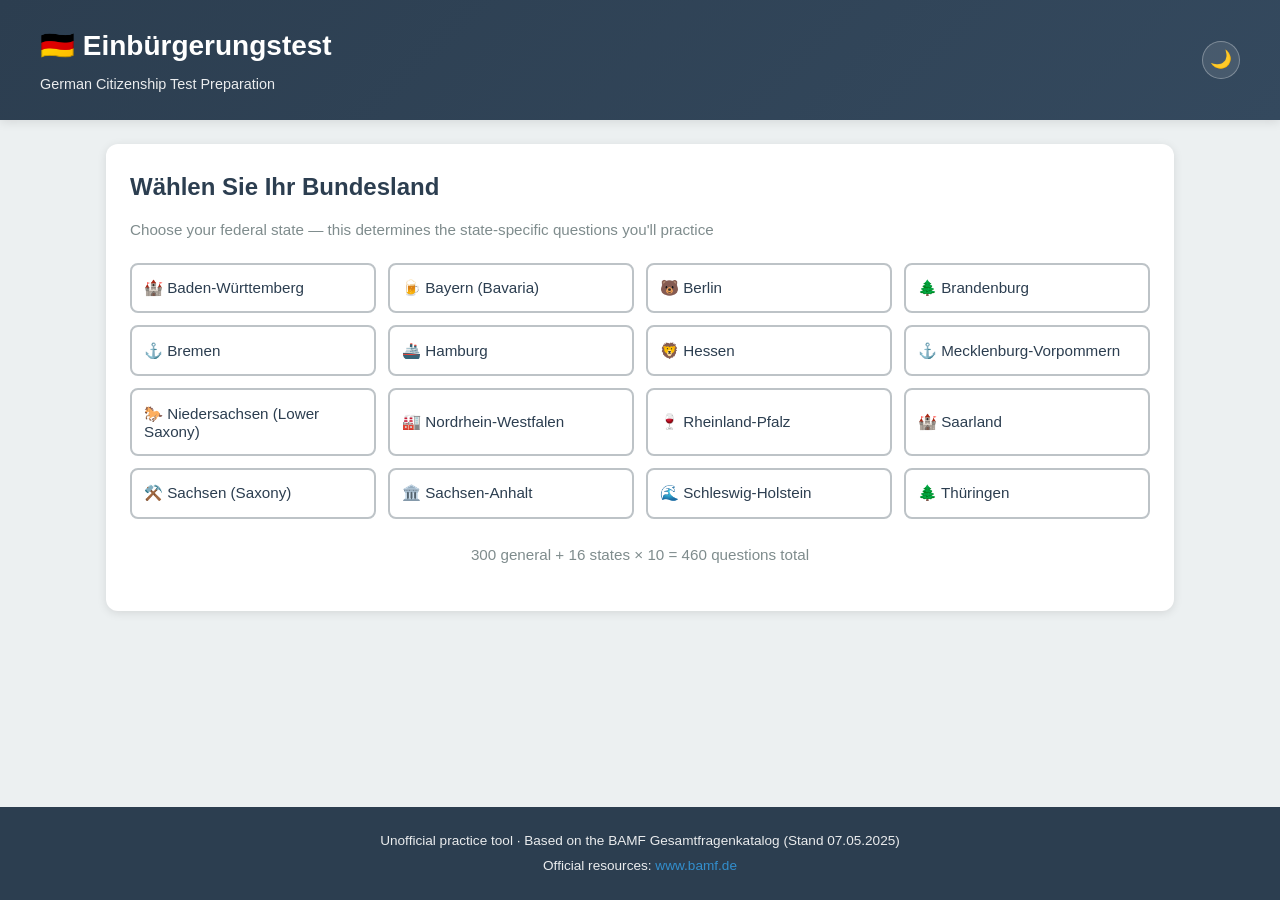
<file: index.html>
<!DOCTYPE html>
<html lang="de">
<head>
    <meta charset="UTF-8">
    <meta name="viewport" content="width=device-width, initial-scale=1.0, maximum-scale=5.0">
    <meta name="description" content="Interactive German Citizenship Test (Einbürgerungstest) - All 460 official questions with English translations and memory tips">
    <meta name="theme-color" content="#2c3e50">
    <meta name="apple-mobile-web-app-capable" content="yes">
    <meta name="mobile-web-app-capable" content="yes">
    <meta name="apple-mobile-web-app-status-bar-style" content="black-translucent">
    <meta name="apple-mobile-web-app-title" content="Einbürgerungstest">
    <title>Einbürgerungstest - German Citizenship Test</title>
    <link rel="manifest" href="manifest.json">
    <link rel="icon" type="image/svg+xml" href="icons/icon.svg">
    <link rel="apple-touch-icon" href="icons/icon-192.png">
    <link rel="stylesheet" href="styles.css">
</head>
<body>
    <div class="app-container">
        <!-- Header -->
        <header class="header">
            <div class="header-content">
                <div class="header-main">
                    <h1>🇩🇪 Einbürgerungstest</h1>
                    <p class="subtitle">German Citizenship Test Preparation</p>
                </div>
                <div class="header-actions">
                    <span id="selected-state-badge" class="state-badge" style="display:none;"></span>
                    <button id="theme-toggle-btn" class="icon-btn" aria-label="Toggle theme" title="Toggle dark mode">🌙</button>
                </div>
            </div>
        </header>

        <main class="main-content">
            <!-- State Selection Screen -->
            <div id="state-selection" class="screen active">
                <div class="card">
                    <h2>Wählen Sie Ihr Bundesland</h2>
                    <p class="help-text">Choose your federal state — this determines the state-specific questions you'll practice</p>

                    <div class="state-grid">
                        <button class="state-btn" data-state="BW">🏰 Baden-Württemberg</button>
                        <button class="state-btn" data-state="BY">🍺 Bayern (Bavaria)</button>
                        <button class="state-btn" data-state="BE">🐻 Berlin</button>
                        <button class="state-btn" data-state="BB">🌲 Brandenburg</button>
                        <button class="state-btn" data-state="HB">⚓ Bremen</button>
                        <button class="state-btn" data-state="HH">🚢 Hamburg</button>
                        <button class="state-btn" data-state="HE">🦁 Hessen</button>
                        <button class="state-btn" data-state="MV">⚓ Mecklenburg-Vorpommern</button>
                        <button class="state-btn" data-state="NI">🐎 Niedersachsen (Lower Saxony)</button>
                        <button class="state-btn" data-state="NW">🏭 Nordrhein-Westfalen</button>
                        <button class="state-btn" data-state="RP">🍷 Rheinland-Pfalz</button>
                        <button class="state-btn" data-state="SL">🏰 Saarland</button>
                        <button class="state-btn" data-state="SN">⚒️ Sachsen (Saxony)</button>
                        <button class="state-btn" data-state="ST">🏛️ Sachsen-Anhalt</button>
                        <button class="state-btn" data-state="SH">🌊 Schleswig-Holstein</button>
                        <button class="state-btn" data-state="TH">🌲 Thüringen</button>
                    </div>
                    <p class="help-text" style="margin-top:1.5rem; text-align:center;" id="global-stats">
                        300 general + 16 states × 10 = 460 questions
                    </p>
                </div>
            </div>

            <!-- Mode Selection Screen -->
            <div id="mode-selection" class="screen">
                <div class="card">
                    <h2>Wählen Sie einen Modus</h2>
                    <p class="help-text">Choose a learning mode</p>

                    <div class="mode-buttons">
                        <button id="training-mode-btn" class="mode-btn primary">
                            <span class="mode-icon">📚</span>
                            <h3>Training Mode</h3>
                            <p>Study all questions at your own pace with instant feedback, English translations and memory tips</p>
                        </button>

                        <button id="exam-mode-btn" class="mode-btn secondary">
                            <span class="mode-icon">📝</span>
                            <h3>Exam Mode</h3>
                            <p>Simulate the real test: 33 questions, 60 minutes, need 17 correct to pass</p>
                        </button>

                        <button id="bookmarks-btn" class="mode-btn tertiary">
                            <span class="mode-icon">⭐</span>
                            <h3>My Bookmarks</h3>
                            <p>Review questions you've marked for later study</p>
                        </button>
                    </div>

                    <div class="progress-stats">
                        <h3>Your Progress</h3>
                        <div class="stat-item">
                            <span>Questions Studied:</span>
                            <strong id="studied-count">0 / 0</strong>
                        </div>
                        <div class="stat-item">
                            <span>Unique Correctly Answered:</span>
                            <strong id="correct-count">0</strong>
                        </div>
                        <div class="stat-item">
                            <span>Overall Success Rate:</span>
                            <strong id="success-rate">0%</strong>
                        </div>
                        <div class="stat-item">
                            <span>Bookmarks:</span>
                            <strong id="bookmark-count">0</strong>
                        </div>
                    </div>

                    <div class="action-row">
                        <button id="change-state-btn" class="link-btn">Change Federal State</button>
                        <button id="reset-progress-btn" class="link-btn danger">Reset Progress</button>
                    </div>
                </div>
            </div>

            <!-- Training Mode Screen -->
            <div id="training-screen" class="screen">
                <div class="quiz-header">
                    <button id="back-to-menu" class="back-btn">← Menu</button>
                    <div class="quiz-controls">
                        <select id="category-filter" aria-label="Filter by category">
                            <option value="all">All Categories</option>
                            <option value="unstudied">Unstudied</option>
                            <option value="incorrect">Previously Incorrect</option>
                            <option value="bookmarks">Bookmarks Only</option>
                        </select>
                        <button id="toggle-translation-btn" class="small-btn" title="Toggle English translations">🇬🇧 Hide English</button>
                        <button id="random-btn" class="small-btn" title="Jump to a random question (R key)">🎲 Random</button>
                        <button id="bookmark-btn" class="small-btn" title="Bookmark (B key)">☆ Bookmark</button>
                    </div>
                </div>

                <div class="progress-bar-container">
                    <div class="progress-bar">
                        <div class="progress-fill" id="progress-fill"></div>
                        <span class="progress-text" id="progress-text">Question 1 / 1</span>
                    </div>
                </div>

                <div class="card quiz-card">
                    <div class="question-header">
                        <span class="question-number" id="question-number">#1</span>
                        <span class="question-category" id="question-category">General</span>
                    </div>

                    <img id="question-image" class="question-image" style="display:none;" alt="Question image">

                    <h3 class="question-text" id="question-text"></h3>
                    <p class="question-translation" id="question-translation"></p>

                    <div class="answers" id="answers-container"></div>

                    <div class="feedback" id="feedback"></div>

                    <div class="navigation-buttons">
                        <button id="prev-btn" class="nav-btn">← Previous</button>
                        <button id="next-btn" class="nav-btn">Next →</button>
                    </div>
                    <p class="keyboard-hint">⌨️ Keys: ← → navigate · 1–4 select answer · R random · B bookmark</p>
                </div>
            </div>

            <!-- Exam Mode Screen -->
            <div id="exam-screen" class="screen">
                <div class="exam-header">
                    <button id="exit-exam-btn" class="back-btn">← Exit Exam</button>
                    <div class="exam-timer">
                        <span class="timer-label">⏱️</span>
                        <span class="timer-display" id="timer-display">60:00</span>
                    </div>
                </div>

                <div class="card quiz-card">
                    <div class="question-header">
                        <span class="question-number" id="exam-question-number">Question 1 / 33</span>
                    </div>

                    <img id="exam-question-image" class="question-image" style="display:none;" alt="Question image">

                    <h3 class="question-text" id="exam-question-text"></h3>

                    <div class="answers" id="exam-answers-container"></div>

                    <div class="exam-navigation">
                        <button id="exam-prev-btn" class="nav-btn">← Previous</button>
                        <span class="answered-count" id="answered-count">Answered: 0 / 33</span>
                        <button id="exam-next-btn" class="nav-btn">Next →</button>
                    </div>

                    <button id="submit-exam-btn" class="submit-btn" style="display: none;">Submit Exam</button>
                </div>

                <div class="question-grid" id="question-grid"></div>
            </div>

            <!-- Exam Results Screen -->
            <div id="results-screen" class="screen">
                <div class="card results-card">
                    <div class="result-header">
                        <div class="result-icon" id="result-icon"></div>
                        <h2 id="result-title"></h2>
                        <p id="result-message"></p>
                    </div>

                    <div class="result-stats">
                        <div class="stat-card">
                            <h3 id="score-display">0 / 33</h3>
                            <p>Correct Answers</p>
                        </div>
                        <div class="stat-card">
                            <h3 id="percentage-display">0%</h3>
                            <p>Score Percentage</p>
                        </div>
                        <div class="stat-card">
                            <h3 id="time-taken-display">0:00</h3>
                            <p>Time Taken</p>
                        </div>
                    </div>

                    <div class="result-actions">
                        <button id="review-answers-btn" class="btn primary">Review Answers</button>
                        <button id="retake-exam-btn" class="btn secondary">Take Another Exam</button>
                        <button id="back-to-menu-from-results" class="btn secondary">Back to Menu</button>
                    </div>
                </div>
            </div>
        </main>

        <footer class="footer">
            <p>Unofficial practice tool · Based on the BAMF Gesamtfragenkatalog (Stand 07.05.2025)</p>
            <p>Official resources: <a href="https://www.bamf.de" target="_blank" rel="noopener">www.bamf.de</a></p>
        </footer>
    </div>

    <script src="questions.js"></script>
    <script src="app.js"></script>
</body>
</html>
</file>
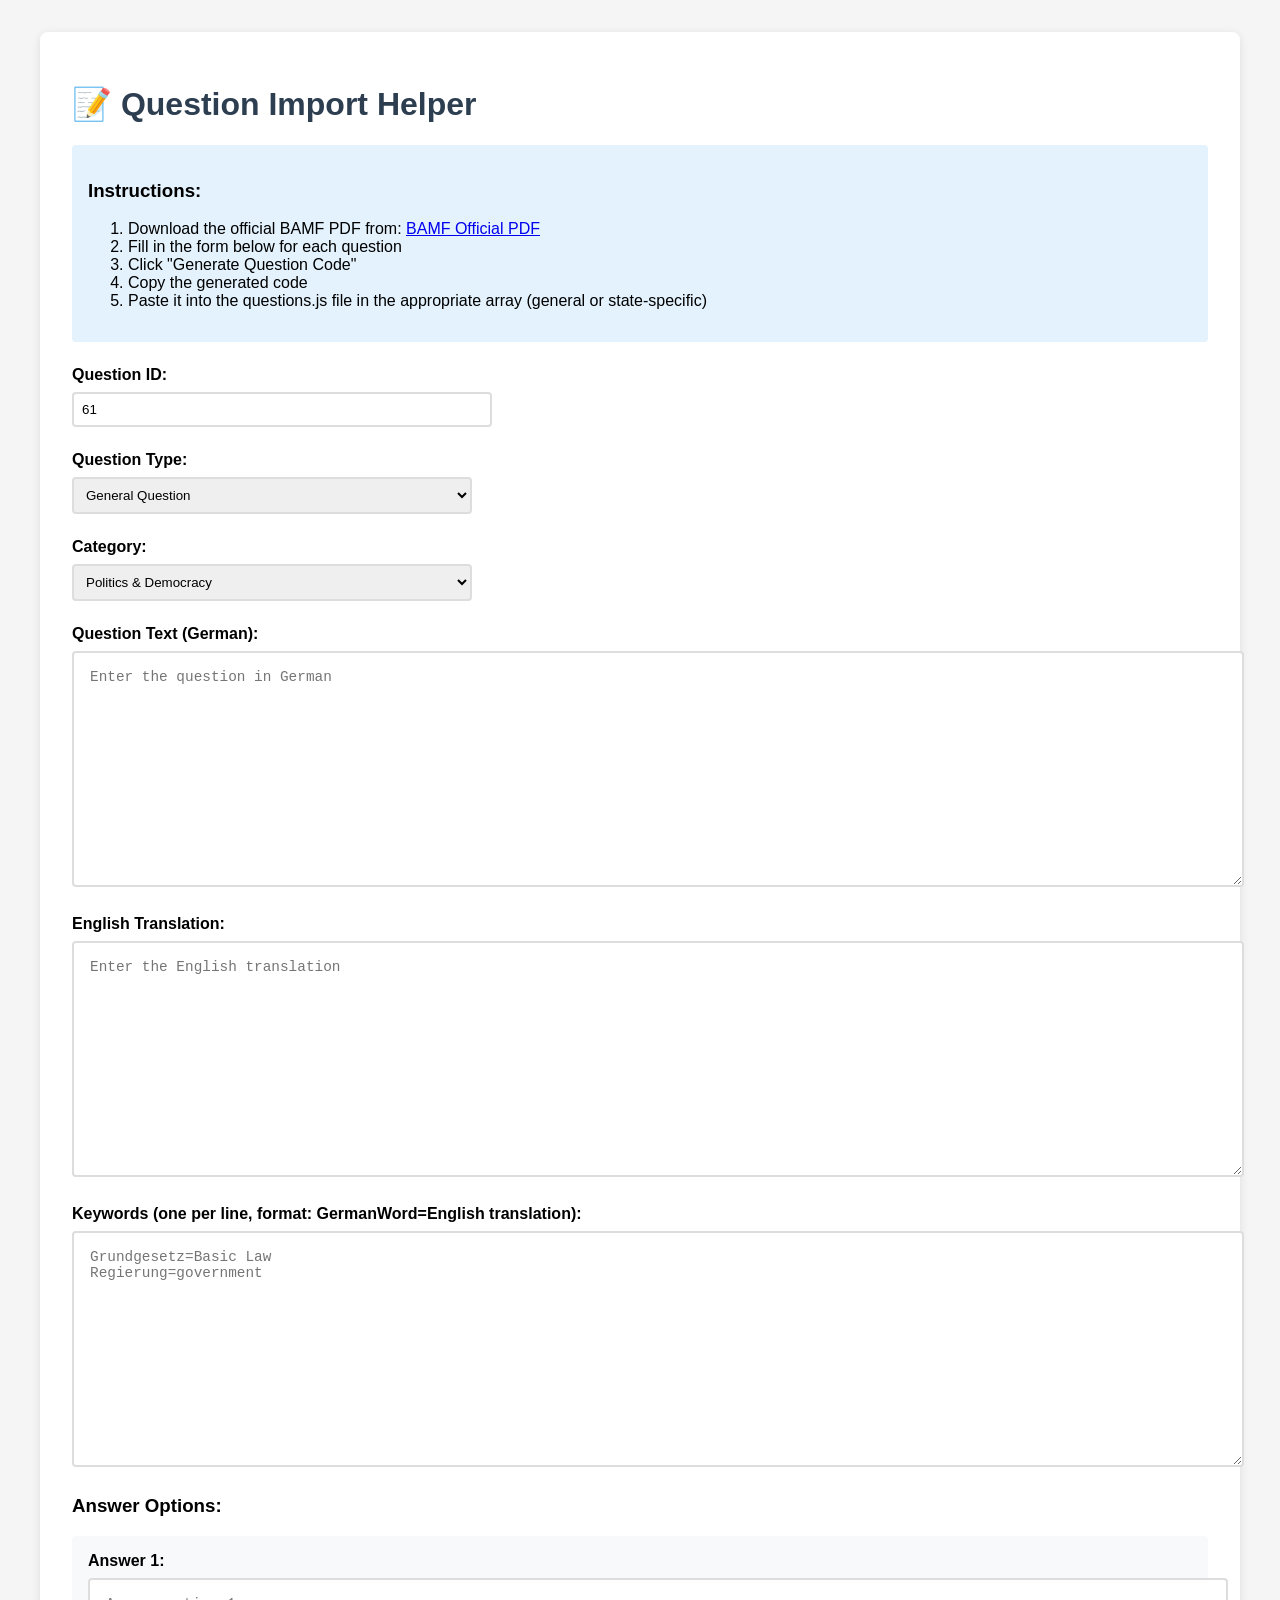
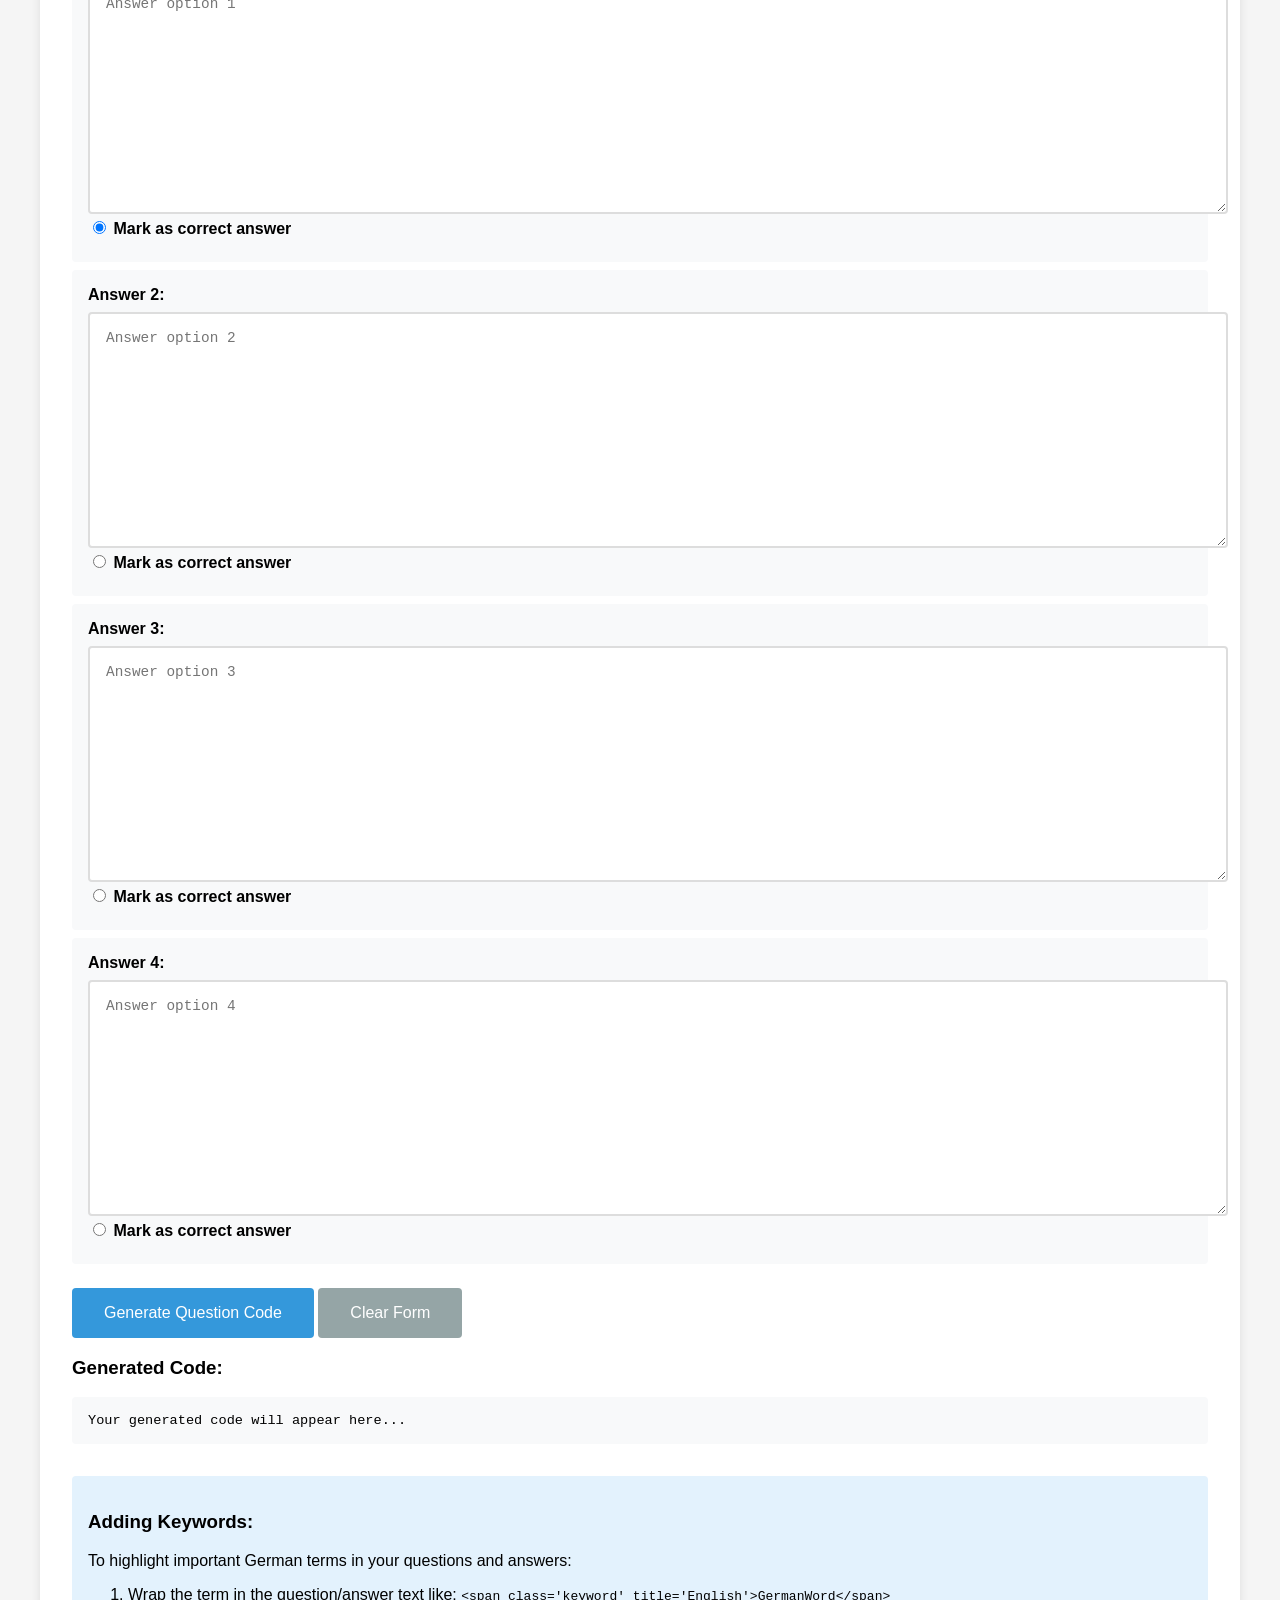
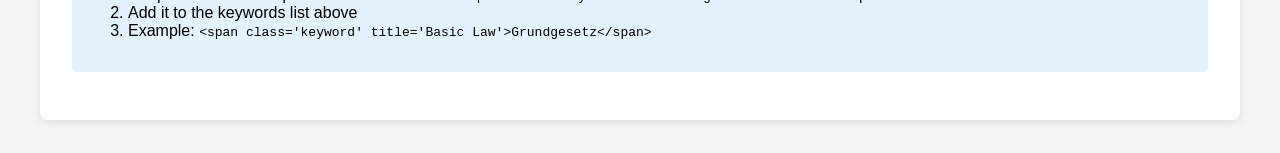
<file: question-helper.html>
<!DOCTYPE html>
<html lang="en">
<head>
    <meta charset="UTF-8">
    <meta name="viewport" content="width=device-width, initial-scale=1.0">
    <title>Question Import Helper - Einbürgerungstest</title>
    <style>
        body {
            font-family: -apple-system, BlinkMacSystemFont, 'Segoe UI', 'Roboto', sans-serif;
            max-width: 1200px;
            margin: 0 auto;
            padding: 2rem;
            background: #f5f5f5;
        }
        .container {
            background: white;
            padding: 2rem;
            border-radius: 8px;
            box-shadow: 0 2px 10px rgba(0,0,0,0.1);
        }
        h1 {
            color: #2c3e50;
        }
        .instructions {
            background: #e3f2fd;
            padding: 1rem;
            border-radius: 4px;
            margin: 1rem 0;
        }
        textarea {
            width: 100%;
            min-height: 200px;
            padding: 1rem;
            border: 2px solid #ddd;
            border-radius: 4px;
            font-family: monospace;
            font-size: 0.9rem;
        }
        button {
            background: #3498db;
            color: white;
            border: none;
            padding: 1rem 2rem;
            border-radius: 4px;
            cursor: pointer;
            font-size: 1rem;
            margin-top: 1rem;
        }
        button:hover {
            background: #2980b9;
        }
        .output {
            background: #f8f9fa;
            padding: 1rem;
            border-radius: 4px;
            margin-top: 1rem;
            font-family: monospace;
            font-size: 0.85rem;
            white-space: pre-wrap;
            max-height: 500px;
            overflow-y: auto;
        }
        .form-group {
            margin: 1.5rem 0;
        }
        label {
            display: block;
            font-weight: 600;
            margin-bottom: 0.5rem;
        }
        input[type="number"], input[type="text"], select {
            padding: 0.5rem;
            border: 2px solid #ddd;
            border-radius: 4px;
            width: 100%;
            max-width: 400px;
        }
        .answer-group {
            background: #f8f9fa;
            padding: 1rem;
            margin: 0.5rem 0;
            border-radius: 4px;
        }
        .correct-marker {
            color: #27ae60;
            font-weight: bold;
        }
    </style>
</head>
<body>
    <div class="container">
        <h1>📝 Question Import Helper</h1>

        <div class="instructions">
            <h3>Instructions:</h3>
            <ol>
                <li>Download the official BAMF PDF from: <a href="https://www.bamf.de/SharedDocs/Anlagen/DE/Integration/Einbuergerung/gesamtfragenkatalog-lebenindeutschland.pdf" target="_blank">BAMF Official PDF</a></li>
                <li>Fill in the form below for each question</li>
                <li>Click "Generate Question Code"</li>
                <li>Copy the generated code</li>
                <li>Paste it into the questions.js file in the appropriate array (general or state-specific)</li>
            </ol>
        </div>

        <div class="form-group">
            <label>Question ID:</label>
            <input type="number" id="questionId" placeholder="e.g., 61" value="61">
        </div>

        <div class="form-group">
            <label>Question Type:</label>
            <select id="questionType">
                <option value="general">General Question</option>
                <option value="state">State-Specific Question</option>
            </select>
        </div>

        <div class="form-group" id="stateGroup" style="display: none;">
            <label>State Code:</label>
            <select id="stateCode">
                <option value="BW">Baden-Württemberg</option>
                <option value="BY">Bayern (Bavaria)</option>
                <option value="BE">Berlin</option>
                <option value="BB">Brandenburg</option>
                <option value="HB">Bremen</option>
                <option value="HH">Hamburg</option>
                <option value="HE">Hessen</option>
                <option value="MV">Mecklenburg-Vorpommern</option>
                <option value="NI">Niedersachsen</option>
                <option value="NW">Nordrhein-Westfalen</option>
                <option value="RP">Rheinland-Pfalz</option>
                <option value="SL">Saarland</option>
                <option value="SN">Sachsen</option>
                <option value="ST">Sachsen-Anhalt</option>
                <option value="SH">Schleswig-Holstein</option>
                <option value="TH">Thüringen</option>
            </select>
        </div>

        <div class="form-group">
            <label>Category:</label>
            <select id="category">
                <option value="Politics & Democracy">Politics & Democracy</option>
                <option value="History">History</option>
                <option value="Society & Law">Society & Law</option>
                <option value="Culture & Symbols">Culture & Symbols</option>
                <option value="Europe & International">Europe & International</option>
                <option value="Geography & Structure">Geography & Structure</option>
                <option value="State Specific">State Specific</option>
            </select>
        </div>

        <div class="form-group">
            <label>Question Text (German):</label>
            <textarea id="questionText" placeholder="Enter the question in German"></textarea>
        </div>

        <div class="form-group">
            <label>English Translation:</label>
            <textarea id="translation" placeholder="Enter the English translation"></textarea>
        </div>

        <div class="form-group">
            <label>Keywords (one per line, format: GermanWord=English translation):</label>
            <textarea id="keywords" placeholder="Grundgesetz=Basic Law&#10;Regierung=government"></textarea>
        </div>

        <h3>Answer Options:</h3>

        <div class="answer-group">
            <label>Answer 1:</label>
            <textarea id="answer1" placeholder="Answer option 1"></textarea>
            <label><input type="radio" name="correct" value="0"> Mark as correct answer</label>
        </div>

        <div class="answer-group">
            <label>Answer 2:</label>
            <textarea id="answer2" placeholder="Answer option 2"></textarea>
            <label><input type="radio" name="correct" value="1"> Mark as correct answer</label>
        </div>

        <div class="answer-group">
            <label>Answer 3:</label>
            <textarea id="answer3" placeholder="Answer option 3"></textarea>
            <label><input type="radio" name="correct" value="2"> Mark as correct answer</label>
        </div>

        <div class="answer-group">
            <label>Answer 4:</label>
            <textarea id="answer4" placeholder="Answer option 4"></textarea>
            <label><input type="radio" name="correct" value="3"> Mark as correct answer</label>
        </div>

        <button onclick="generateQuestion()">Generate Question Code</button>
        <button onclick="clearForm()" style="background: #95a5a6;">Clear Form</button>

        <h3>Generated Code:</h3>
        <div class="output" id="output">Your generated code will appear here...</div>

        <div class="instructions" style="margin-top: 2rem;">
            <h3>Adding Keywords:</h3>
            <p>To highlight important German terms in your questions and answers:</p>
            <ol>
                <li>Wrap the term in the question/answer text like: <code>&lt;span class='keyword' title='English'&gt;GermanWord&lt;/span&gt;</code></li>
                <li>Add it to the keywords list above</li>
                <li>Example: <code>&lt;span class='keyword' title='Basic Law'&gt;Grundgesetz&lt;/span&gt;</code></li>
            </ol>
        </div>
    </div>

    <script>
        document.getElementById('questionType').addEventListener('change', function() {
            document.getElementById('stateGroup').style.display =
                this.value === 'state' ? 'block' : 'none';
        });

        function generateQuestion() {
            const id = document.getElementById('questionId').value;
            const questionText = document.getElementById('questionText').value;
            const translation = document.getElementById('translation').value;
            const category = document.getElementById('category').value;
            const keywordsText = document.getElementById('keywords').value;

            // Parse keywords
            const keywordsObj = {};
            if (keywordsText.trim()) {
                keywordsText.trim().split('\n').forEach(line => {
                    const [german, english] = line.split('=').map(s => s.trim());
                    if (german && english) {
                        keywordsObj[german] = english;
                    }
                });
            }

            // Get answers
            const answers = [];
            const correctIndex = document.querySelector('input[name="correct"]:checked')?.value;

            for (let i = 1; i <= 4; i++) {
                const answerText = document.getElementById(`answer${i}`).value;
                if (answerText.trim()) {
                    answers.push({
                        text: answerText.trim(),
                        correct: (i - 1).toString() === correctIndex
                    });
                }
            }

            // Generate the code
            const code = `{
    id: ${id},
    question: "${escapeString(questionText)}",
    translation: "${escapeString(translation)}",
    keywords: ${JSON.stringify(keywordsObj, null, 8).replace(/"([^"]+)":/g, '$1:')},
    answers: [
        ${answers.map(a => `{ text: "${escapeString(a.text)}", correct: ${a.correct} }`).join(',\n        ')}
    ],
    category: "${category}"
},`;

            document.getElementById('output').textContent = code;
        }

        function escapeString(str) {
            return str.replace(/"/g, '\\"').replace(/\n/g, '\\n');
        }

        function clearForm() {
            // Increment question ID
            const currentId = parseInt(document.getElementById('questionId').value);
            document.getElementById('questionId').value = currentId + 1;

            // Clear text fields
            document.getElementById('questionText').value = '';
            document.getElementById('translation').value = '';
            document.getElementById('keywords').value = '';
            document.getElementById('answer1').value = '';
            document.getElementById('answer2').value = '';
            document.getElementById('answer3').value = '';
            document.getElementById('answer4').value = '';

            // Uncheck radio buttons
            document.querySelectorAll('input[name="correct"]').forEach(r => r.checked = false);
        }

        // Set first answer as correct by default
        document.querySelector('input[name="correct"][value="0"]').checked = true;
    </script>
</body>
</html>
</file>
<file: styles.css>
/* ===== CSS RESET & BASE STYLES ===== */
* {
    margin: 0;
    padding: 0;
    box-sizing: border-box;
}

:root {
    --primary-color: #2c3e50;
    --secondary-color: #3498db;
    --success-color: #27ae60;
    --danger-color: #e74c3c;
    --warning-color: #f39c12;
    --background-color: #ecf0f1;
    --card-background: #ffffff;
    --text-color: #2c3e50;
    --text-muted: #7f8c8d;
    --border-color: #bdc3c7;
    --hover-color: #34495e;
    --shadow: 0 2px 10px rgba(0, 0, 0, 0.1);
    --shadow-lg: 0 4px 20px rgba(0, 0, 0, 0.15);
    --keyword-bg: #fff3cd;
    --keyword-border: var(--warning-color);
    --feedback-correct-bg: #d4edda;
    --feedback-correct-border: var(--success-color);
    --feedback-incorrect-bg: #f8d7da;
    --feedback-incorrect-border: var(--danger-color);
    --memory-tip-bg: rgba(255, 255, 255, 0.7);
}

[data-theme="dark"] {
    --primary-color: #34495e;
    --secondary-color: #5dade2;
    --success-color: #58d68d;
    --danger-color: #ec7063;
    --warning-color: #f5b041;
    --background-color: #1a1d23;
    --card-background: #2c3137;
    --text-color: #ecf0f1;
    --text-muted: #95a5a6;
    --border-color: #3d4451;
    --hover-color: #5dade2;
    --shadow: 0 2px 10px rgba(0, 0, 0, 0.4);
    --shadow-lg: 0 4px 20px rgba(0, 0, 0, 0.6);
    --keyword-bg: #4a3c1a;
    --feedback-correct-bg: #1e3a2a;
    --feedback-incorrect-bg: #3a1e1e;
    --memory-tip-bg: rgba(0, 0, 0, 0.2);
}

html, body {
    font-family: -apple-system, BlinkMacSystemFont, 'Segoe UI', 'Roboto', 'Helvetica', 'Arial', sans-serif;
    background-color: var(--background-color);
    color: var(--text-color);
    line-height: 1.6;
    min-height: 100vh;
    -webkit-tap-highlight-color: transparent;
    transition: background-color 0.3s, color 0.3s;
}

/* ===== LAYOUT ===== */
.app-container {
    min-height: 100vh;
    display: flex;
    flex-direction: column;
}

.header {
    background: linear-gradient(135deg, #2c3e50 0%, #34495e 100%);
    color: white;
    padding: 1.5rem 1rem;
    box-shadow: var(--shadow);
}

.header-content {
    max-width: 1200px;
    margin: 0 auto;
    display: flex;
    justify-content: space-between;
    align-items: center;
    flex-wrap: wrap;
    gap: 1rem;
}

.header-main h1 {
    font-size: 1.75rem;
    margin: 0;
}

.subtitle {
    font-size: 0.9rem;
    opacity: 0.9;
    margin-top: 0.25rem;
}

.header-actions {
    display: flex;
    align-items: center;
    gap: 0.75rem;
}

.state-badge {
    background-color: rgba(255, 255, 255, 0.2);
    padding: 0.4rem 0.9rem;
    border-radius: 20px;
    font-size: 0.85rem;
    border: 1px solid rgba(255, 255, 255, 0.3);
}

.icon-btn {
    background: rgba(255, 255, 255, 0.1);
    border: 1px solid rgba(255, 255, 255, 0.3);
    color: white;
    width: 38px;
    height: 38px;
    border-radius: 50%;
    cursor: pointer;
    font-size: 1.1rem;
    transition: all 0.2s;
}

.icon-btn:hover {
    background: rgba(255, 255, 255, 0.25);
    transform: scale(1.05);
}

.main-content {
    flex: 1;
    max-width: 1100px;
    width: 100%;
    margin: 0 auto;
    padding: 1.5rem 1rem;
}

.footer {
    background-color: var(--primary-color);
    color: white;
    text-align: center;
    padding: 1.25rem 1rem;
    margin-top: auto;
}

.footer p {
    margin: 0.2rem 0;
    font-size: 0.85rem;
    opacity: 0.9;
}

.footer a {
    color: var(--secondary-color);
    text-decoration: none;
}

.footer a:hover {
    text-decoration: underline;
}

/* ===== SCREEN MANAGEMENT ===== */
.screen {
    display: none;
}

.screen.active {
    display: block;
    animation: fadeIn 0.3s ease-in;
}

@keyframes fadeIn {
    from { opacity: 0; transform: translateY(10px); }
    to { opacity: 1; transform: translateY(0); }
}

/* ===== CARDS ===== */
.card {
    background: var(--card-background);
    border-radius: 12px;
    padding: 1.5rem;
    box-shadow: var(--shadow);
    margin-bottom: 1rem;
}

.card h2 {
    margin-bottom: 0.75rem;
    color: var(--text-color);
}

.help-text {
    color: var(--text-muted);
    font-size: 0.95rem;
    margin-bottom: 1.25rem;
}

/* ===== STATE SELECTION ===== */
.state-grid {
    display: grid;
    grid-template-columns: repeat(auto-fill, minmax(220px, 1fr));
    gap: 0.75rem;
    margin-top: 1.25rem;
}

.state-btn {
    background: var(--card-background);
    border: 2px solid var(--border-color);
    padding: 0.9rem 0.75rem;
    border-radius: 8px;
    cursor: pointer;
    transition: all 0.2s;
    font-size: 0.95rem;
    font-weight: 500;
    color: var(--text-color);
    text-align: left;
}

.state-btn:hover, .state-btn:focus {
    border-color: var(--secondary-color);
    background-color: var(--secondary-color);
    color: white;
    transform: translateY(-2px);
    box-shadow: var(--shadow);
    outline: none;
}

/* ===== MODE SELECTION ===== */
.mode-buttons {
    display: grid;
    grid-template-columns: repeat(auto-fit, minmax(260px, 1fr));
    gap: 1rem;
    margin: 1.5rem 0;
}

.mode-btn {
    background: var(--card-background);
    border: 3px solid var(--border-color);
    padding: 1.5rem;
    border-radius: 12px;
    cursor: pointer;
    transition: all 0.2s;
    text-align: center;
    color: var(--text-color);
}

.mode-btn.primary:hover { border-color: var(--secondary-color); }
.mode-btn.secondary:hover { border-color: var(--warning-color); }
.mode-btn.tertiary:hover { border-color: var(--success-color); }

.mode-btn:hover {
    transform: translateY(-4px);
    box-shadow: var(--shadow-lg);
}

.mode-icon {
    font-size: 2.5rem;
    display: block;
    margin-bottom: 0.5rem;
}

.mode-btn h3 {
    margin-bottom: 0.4rem;
    font-size: 1.2rem;
}

.mode-btn p {
    font-size: 0.85rem;
    color: var(--text-muted);
    margin: 0;
}

/* ===== PROGRESS STATS ===== */
.progress-stats {
    margin-top: 1.5rem;
    padding-top: 1.5rem;
    border-top: 2px solid var(--border-color);
}

.progress-stats h3 {
    margin-bottom: 0.75rem;
    font-size: 1.1rem;
}

.stat-item {
    display: flex;
    justify-content: space-between;
    padding: 0.6rem 0;
    border-bottom: 1px solid var(--border-color);
}

.stat-item:last-child { border-bottom: none; }

.stat-item strong {
    color: var(--secondary-color);
    font-size: 1.05rem;
}

.action-row {
    display: flex;
    justify-content: space-between;
    align-items: center;
    margin-top: 1rem;
    flex-wrap: wrap;
    gap: 0.5rem;
}

/* ===== QUIZ INTERFACE ===== */
.quiz-header,
.exam-header {
    display: flex;
    justify-content: space-between;
    align-items: center;
    margin-bottom: 1rem;
    flex-wrap: wrap;
    gap: 0.75rem;
}

.back-btn {
    background: var(--card-background);
    border: 2px solid var(--border-color);
    padding: 0.45rem 0.9rem;
    border-radius: 6px;
    cursor: pointer;
    font-size: 0.9rem;
    transition: all 0.2s;
    color: var(--text-color);
}

.back-btn:hover {
    background-color: var(--primary-color);
    color: white;
    border-color: var(--primary-color);
}

.quiz-controls {
    display: flex;
    gap: 0.5rem;
    align-items: center;
    flex-wrap: wrap;
}

.quiz-controls select {
    padding: 0.45rem 0.6rem;
    border: 2px solid var(--border-color);
    border-radius: 6px;
    background: var(--card-background);
    color: var(--text-color);
    font-size: 0.85rem;
    cursor: pointer;
}

.small-btn {
    background: var(--card-background);
    border: 2px solid var(--border-color);
    padding: 0.45rem 0.75rem;
    border-radius: 6px;
    cursor: pointer;
    font-size: 0.85rem;
    transition: all 0.2s;
    color: var(--text-color);
}

.small-btn:hover {
    background: var(--secondary-color);
    color: white;
    border-color: var(--secondary-color);
}

.small-btn.active {
    background: var(--warning-color);
    color: white;
    border-color: var(--warning-color);
}

/* ===== PROGRESS BAR ===== */
.progress-bar-container {
    margin-bottom: 1rem;
}

.progress-bar {
    background-color: var(--border-color);
    border-radius: 20px;
    height: 28px;
    position: relative;
    overflow: hidden;
}

.progress-fill {
    background: linear-gradient(90deg, var(--secondary-color), var(--success-color));
    height: 100%;
    border-radius: 20px;
    transition: width 0.4s ease;
}

.progress-text {
    position: absolute;
    top: 50%;
    left: 50%;
    transform: translate(-50%, -50%);
    font-weight: 600;
    font-size: 0.85rem;
    color: var(--text-color);
    text-shadow: 0 0 6px var(--card-background);
}

/* ===== EXAM TIMER ===== */
.exam-timer {
    display: flex;
    align-items: center;
    gap: 0.5rem;
}

.timer-label { font-size: 1.2rem; }

.timer-display {
    background-color: var(--primary-color);
    color: white;
    padding: 0.5rem 1rem;
    border-radius: 6px;
    font-weight: 700;
    font-size: 1.1rem;
    min-width: 85px;
    text-align: center;
    font-variant-numeric: tabular-nums;
}

.timer-display.warn { background-color: var(--warning-color); }
.timer-display.danger {
    background-color: var(--danger-color);
    animation: pulse 1s infinite;
}

@keyframes pulse {
    0%, 100% { opacity: 1; }
    50% { opacity: 0.7; }
}

/* ===== QUESTION CARD ===== */
.quiz-card {
    max-width: 900px;
    margin: 0 auto;
}

.question-header {
    display: flex;
    justify-content: space-between;
    align-items: center;
    margin-bottom: 1rem;
    flex-wrap: wrap;
    gap: 0.5rem;
}

.question-number {
    background-color: var(--secondary-color);
    color: white;
    padding: 0.4rem 0.85rem;
    border-radius: 6px;
    font-weight: 600;
    font-size: 0.85rem;
}

.question-category {
    background-color: var(--background-color);
    padding: 0.4rem 0.85rem;
    border-radius: 6px;
    font-size: 0.8rem;
    color: var(--text-muted);
    border: 1px solid var(--border-color);
}

.question-image {
    max-width: 100%;
    max-height: 320px;
    display: block;
    margin: 0 auto 1.25rem auto;
    border-radius: 8px;
    border: 1px solid var(--border-color);
    background: white;
}

.question-text {
    font-size: 1.2rem;
    line-height: 1.55;
    margin-bottom: 0.5rem;
    color: var(--text-color);
}

.question-translation {
    font-size: 0.95rem;
    color: var(--text-muted);
    font-style: italic;
    margin-bottom: 1.25rem;
    padding-bottom: 0.75rem;
    border-bottom: 2px solid var(--border-color);
}

body.hide-translation .question-translation,
body.hide-translation .answer-translation {
    display: none !important;
}

/* ===== KEYWORD HIGHLIGHTING ===== */
.keyword {
    background-color: var(--keyword-bg);
    padding: 0.1rem 0.3rem;
    border-radius: 4px;
    font-weight: 600;
    color: var(--text-color);
    cursor: help;
    position: relative;
    border-bottom: 2px dotted var(--keyword-border);
}

.keyword:hover::after {
    content: attr(title);
    position: absolute;
    bottom: 100%;
    left: 50%;
    transform: translateX(-50%);
    background-color: var(--primary-color);
    color: white;
    padding: 0.4rem 0.6rem;
    border-radius: 4px;
    white-space: nowrap;
    font-size: 0.8rem;
    font-weight: normal;
    z-index: 100;
    box-shadow: var(--shadow);
    margin-bottom: 4px;
}

/* ===== ANSWERS ===== */
.answers {
    display: flex;
    flex-direction: column;
    gap: 0.75rem;
    margin-bottom: 1.5rem;
}

.answer-btn {
    background: var(--card-background);
    border: 2px solid var(--border-color);
    padding: 1rem 1.25rem;
    border-radius: 8px;
    cursor: pointer;
    text-align: left;
    font-size: 1rem;
    color: var(--text-color);
    transition: all 0.2s;
    position: relative;
    line-height: 1.5;
}

.answer-btn:hover:not(:disabled) {
    border-color: var(--secondary-color);
    background-color: var(--background-color);
    transform: translateX(3px);
}

.answer-main {
    font-weight: 500;
}

.answer-translation {
    font-size: 0.85rem;
    color: var(--text-muted);
    font-style: italic;
    margin-top: 0.3rem;
}

.answer-btn.selected {
    background-color: var(--keyword-bg);
    border-color: var(--secondary-color);
    border-width: 3px;
}

.answer-btn.correct {
    background-color: var(--feedback-correct-bg);
    border-color: var(--success-color);
    border-width: 3px;
}

.answer-btn.correct::before {
    content: '✓';
    position: absolute;
    right: 1rem;
    top: 1rem;
    color: var(--success-color);
    font-weight: bold;
    font-size: 1.4rem;
}

.answer-btn.incorrect {
    background-color: var(--feedback-incorrect-bg);
    border-color: var(--danger-color);
    border-width: 3px;
}

.answer-btn.incorrect::before {
    content: '✗';
    position: absolute;
    right: 1rem;
    top: 1rem;
    color: var(--danger-color);
    font-weight: bold;
    font-size: 1.4rem;
}

.answer-btn:disabled { cursor: default; }

/* ===== FEEDBACK ===== */
.feedback {
    margin: 1.25rem 0;
    padding: 1.25rem;
    border-radius: 8px;
    display: none;
}

.feedback.correct {
    display: block;
    background-color: var(--feedback-correct-bg);
    border-left: 4px solid var(--success-color);
}

.feedback.incorrect {
    display: block;
    background-color: var(--feedback-incorrect-bg);
    border-left: 4px solid var(--danger-color);
}

.feedback-title {
    font-weight: 700;
    font-size: 1.1rem;
    margin-bottom: 0.5rem;
}

.feedback-correct {
    margin-bottom: 0.75rem;
}

.answer-translation-inline {
    color: var(--text-muted);
    font-style: italic;
    font-size: 0.9rem;
}

.memory-tip {
    margin-top: 1rem;
    padding: 1rem;
    background-color: var(--memory-tip-bg);
    border-radius: 6px;
}

.context-block {
    margin-bottom: 0.85rem;
    font-size: 0.92rem;
    line-height: 1.5;
}

.keyword-list {
    list-style: none;
    margin: 0.5rem 0 0 0;
    padding: 0;
}

.keyword-list li {
    padding: 0.2rem 0;
    font-size: 0.92rem;
}

/* ===== NAVIGATION ===== */
.navigation-buttons,
.exam-navigation {
    display: flex;
    justify-content: space-between;
    gap: 0.75rem;
    margin-top: 1.25rem;
    flex-wrap: wrap;
}

.exam-navigation { align-items: center; }

.answered-count {
    font-weight: 600;
    color: var(--text-muted);
    flex: 1;
    text-align: center;
}

.nav-btn {
    background-color: var(--secondary-color);
    color: white;
    border: none;
    padding: 0.7rem 1.4rem;
    border-radius: 6px;
    cursor: pointer;
    font-size: 0.95rem;
    font-weight: 600;
    transition: all 0.2s;
}

.nav-btn:hover:not(:disabled) {
    background-color: var(--hover-color);
    transform: translateY(-2px);
    box-shadow: var(--shadow);
}

.nav-btn:disabled {
    background-color: var(--border-color);
    cursor: not-allowed;
    opacity: 0.5;
}

.submit-btn {
    width: 100%;
    background-color: var(--success-color);
    color: white;
    border: none;
    padding: 0.95rem;
    border-radius: 8px;
    cursor: pointer;
    font-size: 1.05rem;
    font-weight: 700;
    margin-top: 0.75rem;
    transition: all 0.2s;
}

.submit-btn:hover {
    background-color: #1e8449;
    transform: translateY(-2px);
    box-shadow: var(--shadow-lg);
}

.keyboard-hint {
    margin-top: 1rem;
    font-size: 0.8rem;
    color: var(--text-muted);
    text-align: center;
    opacity: 0.7;
}

/* ===== QUESTION GRID ===== */
.question-grid {
    margin-top: 1.5rem;
    padding: 1rem;
    background: var(--card-background);
    border-radius: 8px;
    box-shadow: var(--shadow);
}

.question-grid h4 {
    margin-bottom: 0.75rem;
    color: var(--text-color);
}

.grid-items {
    display: grid;
    grid-template-columns: repeat(auto-fill, minmax(40px, 1fr));
    gap: 0.35rem;
}

.grid-item {
    width: 40px;
    height: 40px;
    background: var(--card-background);
    border: 2px solid var(--border-color);
    border-radius: 6px;
    cursor: pointer;
    font-weight: 600;
    font-size: 0.9rem;
    color: var(--text-color);
    transition: all 0.2s;
    display: flex;
    align-items: center;
    justify-content: center;
}

.grid-item:hover {
    border-color: var(--secondary-color);
    transform: scale(1.1);
}

.grid-item.answered {
    background-color: var(--success-color);
    color: white;
    border-color: var(--success-color);
}

.grid-item.current {
    outline: 3px solid var(--warning-color);
    outline-offset: 2px;
}

/* ===== RESULTS SCREEN ===== */
.results-card {
    max-width: 700px;
    margin: 0 auto;
    text-align: center;
}

.result-header { margin-bottom: 1.5rem; }

.result-icon {
    font-size: 4.5rem;
    margin-bottom: 0.75rem;
}

.result-icon.success { animation: bounce 1s ease; }

@keyframes bounce {
    0%, 20%, 50%, 80%, 100% { transform: translateY(0); }
    40% { transform: translateY(-25px); }
    60% { transform: translateY(-12px); }
}

.result-header h2 {
    font-size: 1.7rem;
    margin-bottom: 0.5rem;
}

.result-header p {
    font-size: 1rem;
    color: var(--text-muted);
}

.result-stats {
    display: grid;
    grid-template-columns: repeat(auto-fit, minmax(140px, 1fr));
    gap: 0.85rem;
    margin: 1.5rem 0;
}

.stat-card {
    background: var(--background-color);
    padding: 1.25rem;
    border-radius: 8px;
}

.stat-card h3 {
    font-size: 1.8rem;
    color: var(--secondary-color);
    margin-bottom: 0.25rem;
}

.stat-card p {
    color: var(--text-muted);
    font-size: 0.85rem;
}

.result-actions {
    display: flex;
    flex-direction: column;
    gap: 0.6rem;
    margin-top: 1.25rem;
}

.btn {
    padding: 0.85rem;
    border: none;
    border-radius: 8px;
    cursor: pointer;
    font-size: 0.95rem;
    font-weight: 600;
    transition: all 0.2s;
}

.btn.primary {
    background-color: var(--secondary-color);
    color: white;
}

.btn.primary:hover {
    background-color: var(--hover-color);
    transform: translateY(-2px);
    box-shadow: var(--shadow);
}

.btn.secondary {
    background-color: var(--card-background);
    color: var(--text-color);
    border: 2px solid var(--border-color);
}

.btn.secondary:hover {
    border-color: var(--secondary-color);
    background-color: var(--secondary-color);
    color: white;
}

.link-btn {
    background: none;
    border: none;
    color: var(--secondary-color);
    text-decoration: underline;
    cursor: pointer;
    font-size: 0.9rem;
    padding: 0.5rem;
}

.link-btn:hover { color: var(--hover-color); }
.link-btn.danger { color: var(--danger-color); }
.link-btn.danger:hover { color: #c0392b; }

/* ===== RESPONSIVE DESIGN ===== */
@media (max-width: 768px) {
    .header { padding: 1rem 0.5rem; }
    .header-main h1 { font-size: 1.4rem; }
    .subtitle { font-size: 0.85rem; }
    .main-content { padding: 1rem 0.5rem; }
    .card { padding: 1.25rem; }
    .state-grid {
        grid-template-columns: repeat(auto-fill, minmax(160px, 1fr));
        gap: 0.5rem;
    }
    .state-btn {
        padding: 0.7rem 0.5rem;
        font-size: 0.85rem;
    }
    .mode-buttons { grid-template-columns: 1fr; }
    .mode-btn { padding: 1.25rem; }
    .mode-icon { font-size: 2rem; }
    .quiz-header,
    .exam-header {
        flex-direction: column;
        align-items: stretch;
    }
    .quiz-controls {
        flex-wrap: wrap;
        justify-content: space-between;
    }
    .question-text { font-size: 1.05rem; }
    .question-translation { font-size: 0.85rem; }
    .answer-btn {
        padding: 0.85rem 1rem;
        font-size: 0.95rem;
    }
    .answer-btn.correct::before,
    .answer-btn.incorrect::before {
        right: 0.7rem;
        top: 0.7rem;
        font-size: 1.1rem;
    }
    .navigation-buttons,
    .exam-navigation { flex-direction: column; }
    .nav-btn { width: 100%; }
    .answered-count { order: -1; }
    .result-icon { font-size: 3rem; }
    .result-header h2 { font-size: 1.3rem; }
    .stat-card h3 { font-size: 1.4rem; }
    .grid-items {
        grid-template-columns: repeat(auto-fill, minmax(32px, 1fr));
    }
    .grid-item {
        width: 32px;
        height: 32px;
        font-size: 0.8rem;
    }
}

@media (max-width: 480px) {
    .header-content { gap: 0.5rem; }
    .header-main h1 { font-size: 1.2rem; }
    .state-grid { grid-template-columns: 1fr 1fr; }
    .question-text { font-size: 1rem; }
    .question-image { max-height: 200px; }
    .timer-display {
        padding: 0.4rem 0.7rem;
        font-size: 1rem;
    }
    .grid-item {
        width: 28px;
        height: 28px;
        font-size: 0.75rem;
    }
    .keyword:hover::after {
        white-space: normal;
        max-width: 180px;
        left: 0;
        transform: none;
    }
}

/* ===== PRINT STYLES ===== */
@media print {
    .header,
    .footer,
    .navigation-buttons,
    .back-btn,
    .exam-navigation,
    .quiz-controls,
    .question-grid,
    .keyboard-hint {
        display: none !important;
    }
    .card {
        box-shadow: none;
        border: 1px solid #ddd;
        page-break-inside: avoid;
    }
    .keyword:hover::after { display: none; }
}

/* ===== ACCESSIBILITY ===== */
:focus-visible {
    outline: 3px solid var(--secondary-color);
    outline-offset: 2px;
}

@media (prefers-reduced-motion: reduce) {
    *, *::before, *::after {
        animation-duration: 0.01ms !important;
        transition-duration: 0.01ms !important;
    }
}
</file>
